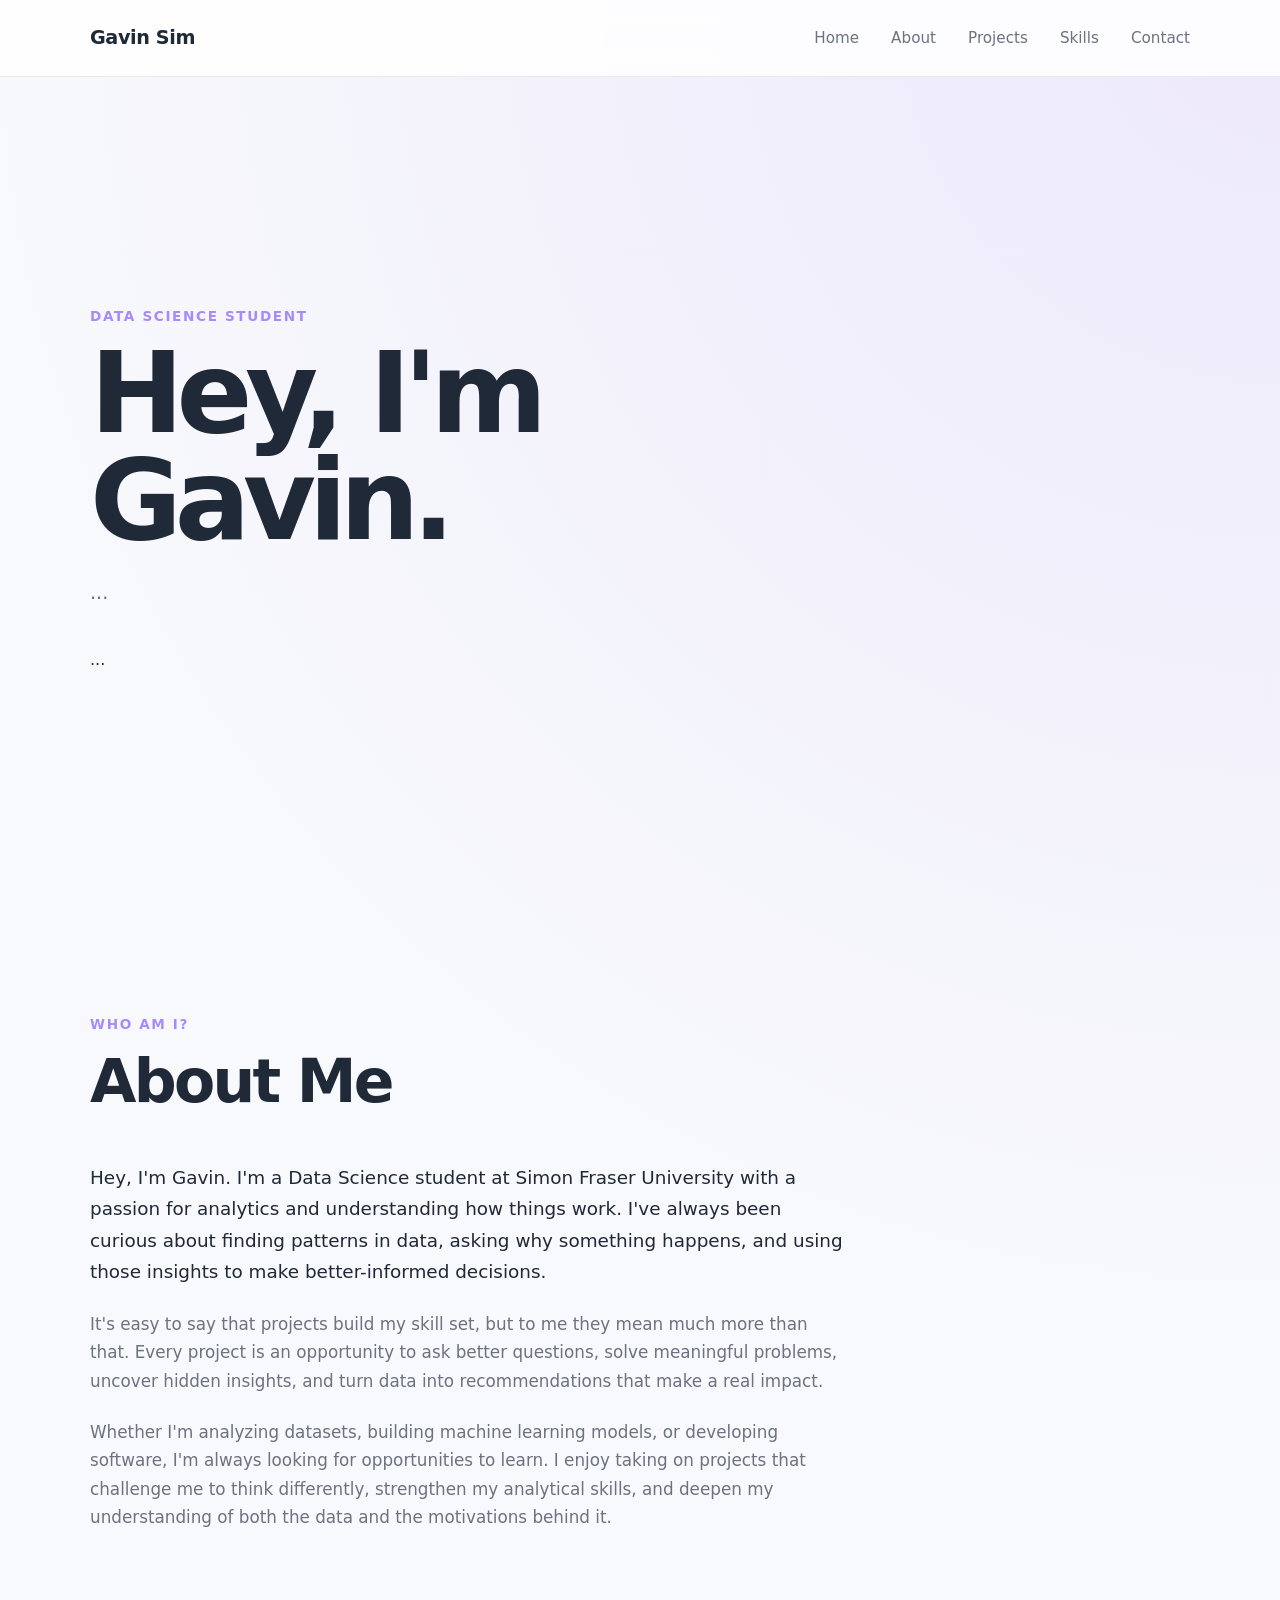
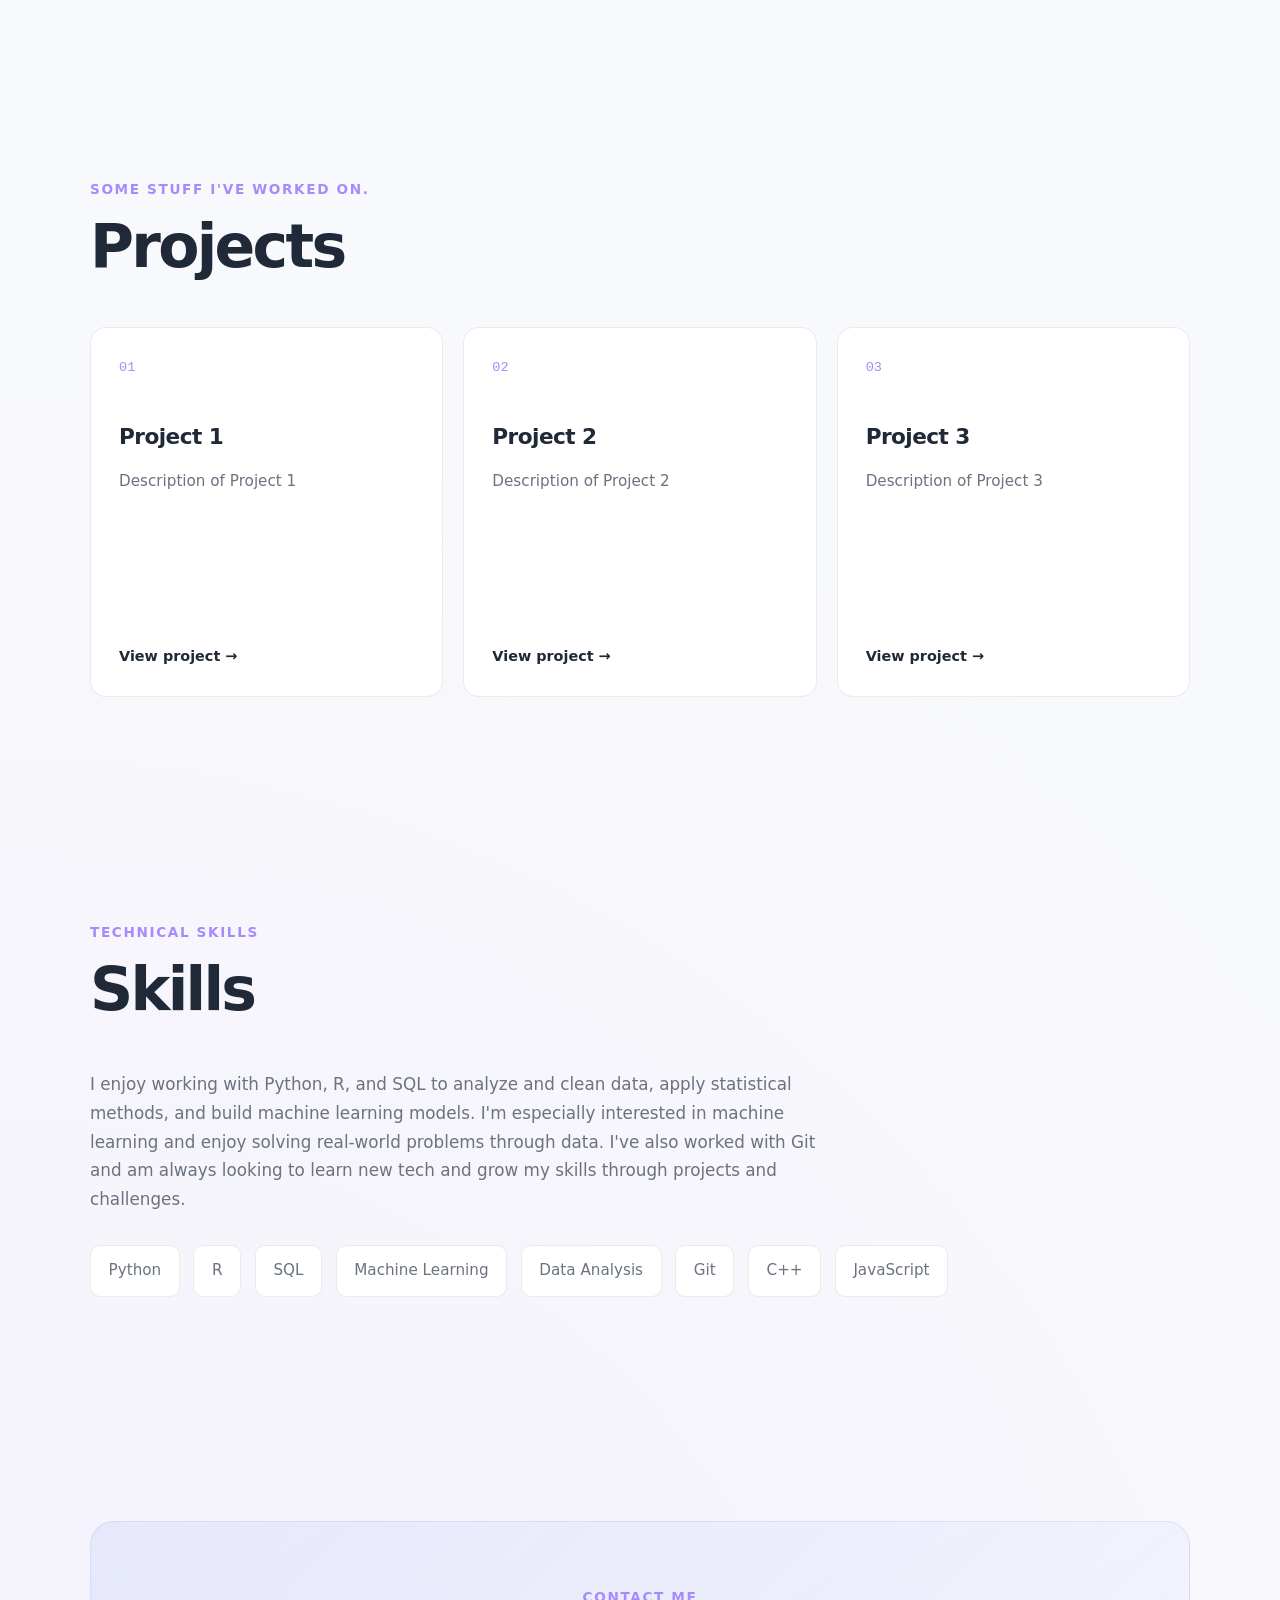
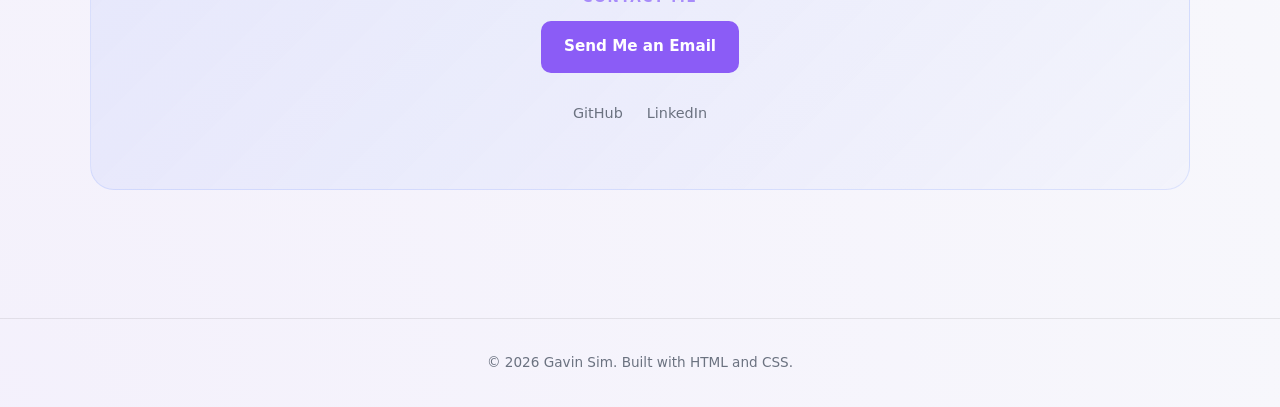
<file: index.html>
<!DOCTYPE html>
<html lang="en">
<head>
    <meta charset="UTF-8">
    <meta name="viewport" content="width=device-width, initial-scale=1.0">

    <title>Gavin Sim | Portfolio</title>

    <link rel="stylesheet" href="style.css">
</head>

<body>

    <header>
        <nav class="navbar">
            <a href="#intro" class="logo">Gavin Sim</a>

            <ul class="nav-links">
                <li><a href="#intro">Home</a></li>
                <li><a href="#about">About</a></li>
                <li><a href="#projects">Projects</a></li>
                <li><a href="#skills">Skills</a></li>
                <li><a href="#contact">Contact</a></li>
            </ul>
        </nav>
    </header>

    <main>

        <section id="intro" class="intro">
            <div class="intro-content">
                <p class="intro-label">Data Science Student</p>

                <h1>Hey, I'm Gavin.</h1>

                <p class="intro-description">
                    ...
                </p>

                <div class="intro-buttons">
                    ...
                </div>
            </div>
        </section>

        <section id="about" class="section">
            <div class="section-heading">
                <p class="section-label">Who am I?</p>
                <h2>About Me</h2>
            </div>

            <div class="about-content">
                <p>
                    Hey, I'm Gavin. I'm a Data Science student at Simon Fraser
                    University with a passion for analytics and understanding how
                    things work. I've always been curious about finding patterns in
                    data, asking why something happens, and using those insights to
                    make better-informed decisions.
                </p>

                <p>
                    It's easy to say that projects build my skill set, but to me they
                    mean much more than that. Every project is an opportunity to ask
                    better questions, solve meaningful problems, uncover hidden
                    insights, and turn data into recommendations that make a real
                    impact.
                </p>

                <p>
                    Whether I'm analyzing datasets, building machine learning models,
                    or developing software, I'm always looking for opportunities to
                    learn. I enjoy taking on projects that challenge me to think
                    differently, strengthen my analytical skills, and deepen my
                    understanding of both the data and the motivations behind it.
                </p>

            </div>
        </section>

        <section id="projects" class="section">
            <div class="section-heading">
                <p class="section-label">Some stuff I've worked on.</p>
                <h2>Projects</h2>
            </div>

            <div class="project-grid">

                <a href="project-1.html" class="project-card">
                    <div class="project-number">01</div>
                    <h3>Project 1</h3>
                    <p>Description of Project 1</p>
                    <span class="project-link">View project →</span>
                </a>

                <a href="project-2.html" class="project-card">
                    <div class="project-number">02</div>
                    <h3>Project 2</h3>
                    <p>Description of Project 2</p>
                    <span class="project-link">View project →</span>
                </a>

                <a href="project-3.html" class="project-card">
                    <div class="project-number">03</div>
                    <h3>Project 3</h3>
                    <p>Description of Project 3</p>
                    <span class="project-link">View project →</span>
                </a>

            </div>
        </section>

        <section id="skills" class="section">
            <div class="section-heading">
                <p class="section-label">Technical skills</p>
                <h2>Skills</h2>
            </div>

            <p class="skills-description">
                I enjoy working with Python, R, and SQL to analyze and clean data, apply 
                statistical methods, and build machine learning models. I'm especially
                interested in machine learning and enjoy solving real-world problems through
                data. I've also worked with Git and am always looking to learn new tech and 
                grow my skills through projects and challenges.
            </p>

            <ul class="skills-list">
                <li>Python</li>
                <li>R</li>
                <li>SQL</li>
                <li>Machine Learning</li>
                <li>Data Analysis</li>
                <li>Git</li>
                <li>C++</li>
                <li>JavaScript</li>
            </ul>
        </section>

        <section id="contact" class="section contact-section">
            <div class="contact-content">
                <p class="section-label">Contact Me</p>

                <a href="mailto:gavinzsschool@gmail.com" class="button primary-button">
                    Send Me an Email
                </a>

                <div class="social-links">
                    <a href="#">GitHub</a>
                    <a href="#">LinkedIn</a>
                </div>
            </div>
        </section>

    </main>

    <footer>
        <p>&copy; 2026 Gavin Sim. Built with HTML and CSS.</p>
    </footer>

</body>
</html>
</file>
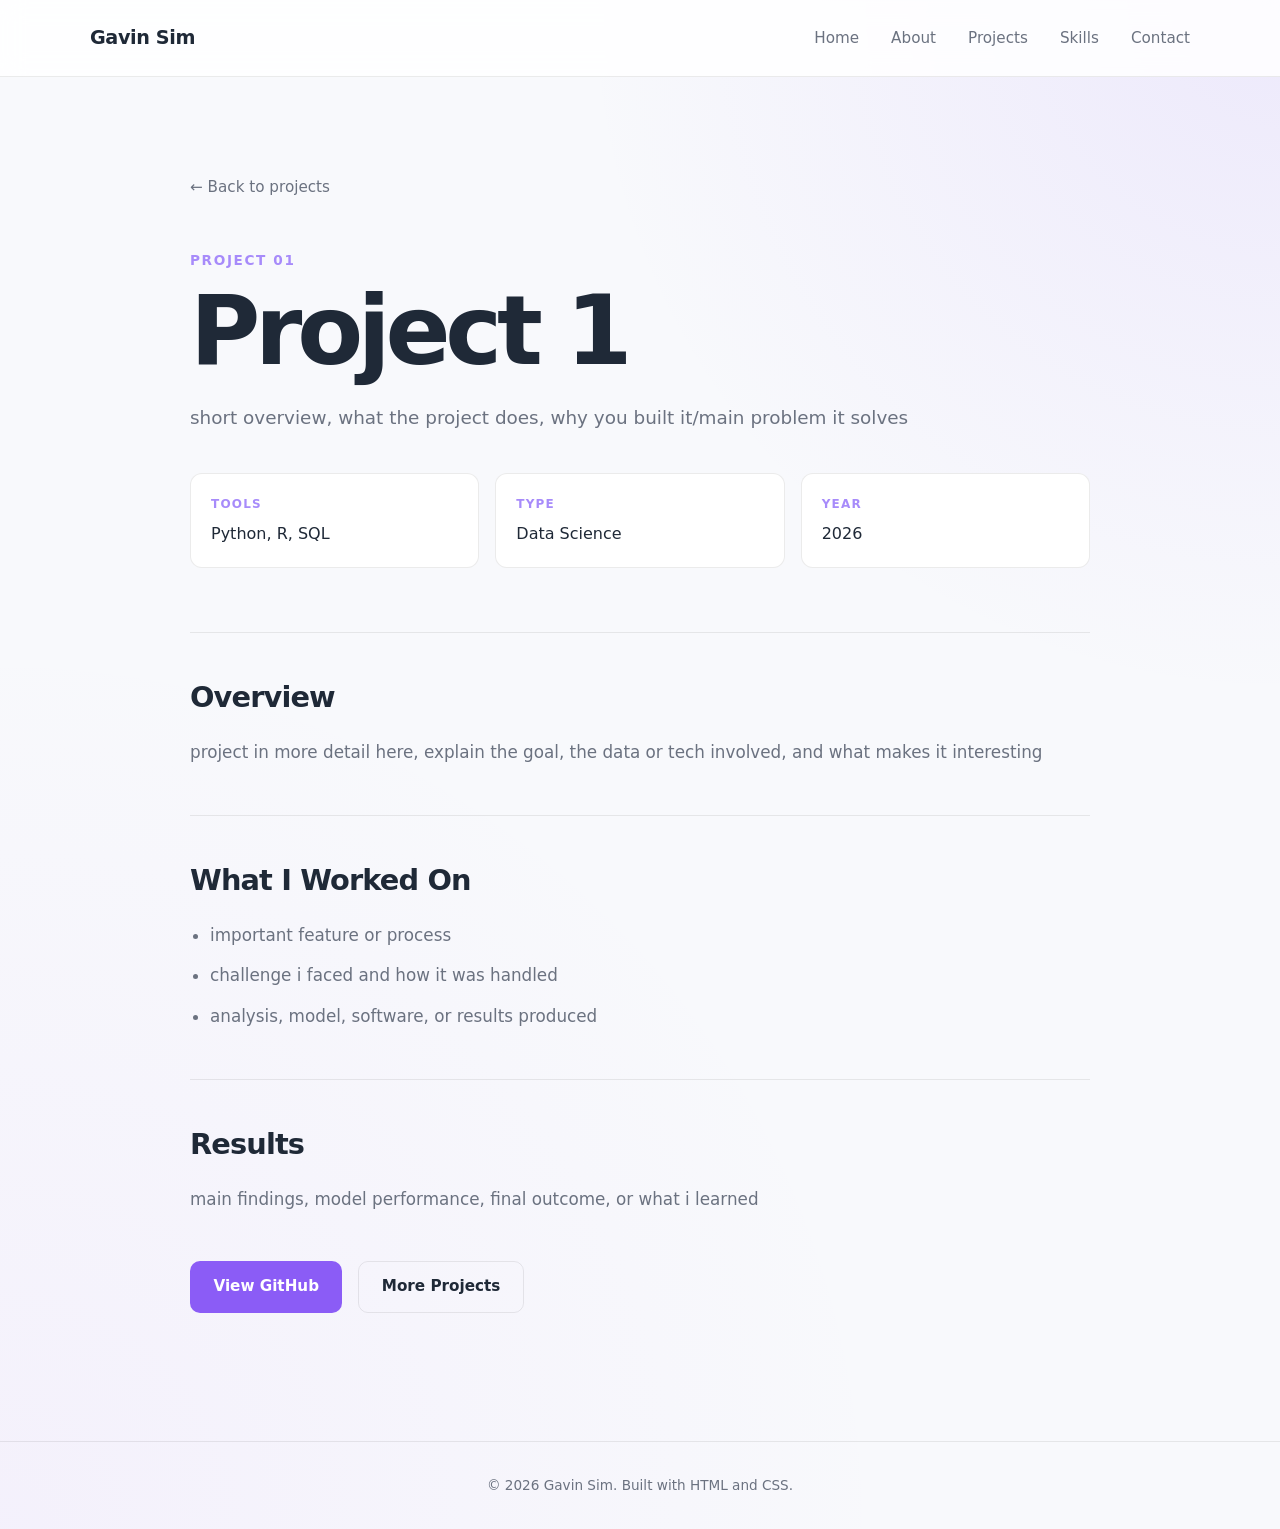
<file: project-1.html>
<!DOCTYPE html>
<html lang="en">

<head>
    <meta charset="UTF-8">
    <meta name="viewport" content="width=device-width, initial-scale=1.0">
    <title>Project 1 | Gavin Sim</title>
    <link rel="stylesheet" href="style.css">
</head>

<body>

    <header>
        <nav class="navbar">
            <a href="index.html" class="logo">Gavin Sim</a>
            <ul class="nav-links">
                <li><a href="index.html">Home</a></li>
                <li><a href="index.html#about">About</a></li>
                <li><a href="index.html#projects">Projects</a></li>
                <li><a href="index.html#skills">Skills</a></li>
                <li><a href="index.html#contact">Contact</a></li>
            </ul>
        </nav>
    </header>

    <main class="project-page">
        <a href="index.html#projects" class="back-link">← Back to projects</a>

        <section class="project-hero">
            <p class="section-label">Project 01</p>
            <h1>Project 1</h1>

            <p class="project-summary">
                short overview, what the project does, why you built it/main problem it solves
            </p>

            <div class="project-meta">

                <div class="meta-item">
                    <span class="meta-label">Tools</span>
                    Python, R, SQL
                </div>

                <div class="meta-item">
                    <span class="meta-label">Type</span>
                    Data Science
                </div>

                <div class="meta-item">
                    <span class="meta-label">Year</span>
                    2026
                </div>

            </div>

        </section>

        <div class="project-content">

            <section>
                <h2>Overview</h2>
                <p>
                    project in more detail here, explain the goal, the data
                    or tech involved, and what makes it interesting
                </p>
            </section>

            <section>
                <h2>What I Worked On</h2>
                <ul>
                    <li>important feature or process</li>
                    <li>challenge i faced and how it was handled</li>
                    <li>analysis, model, software, or results produced</li>
                </ul>
            </section>

            <section>
                <h2>Results</h2>
                <p>
                    main findings, model performance, final outcome, or what i learned
                </p>
            </section>

        </div>

        <div class="project-actions">
            <a href="#" class="button primary-button">View GitHub</a>
            <a href="index.html#projects" class="button secondary-button">More Projects</a>
        </div>

    </main>

    <footer>
        <p>&copy; 2026 Gavin Sim. Built with HTML and CSS.</p>
    </footer>

</body>

</html>
</file>
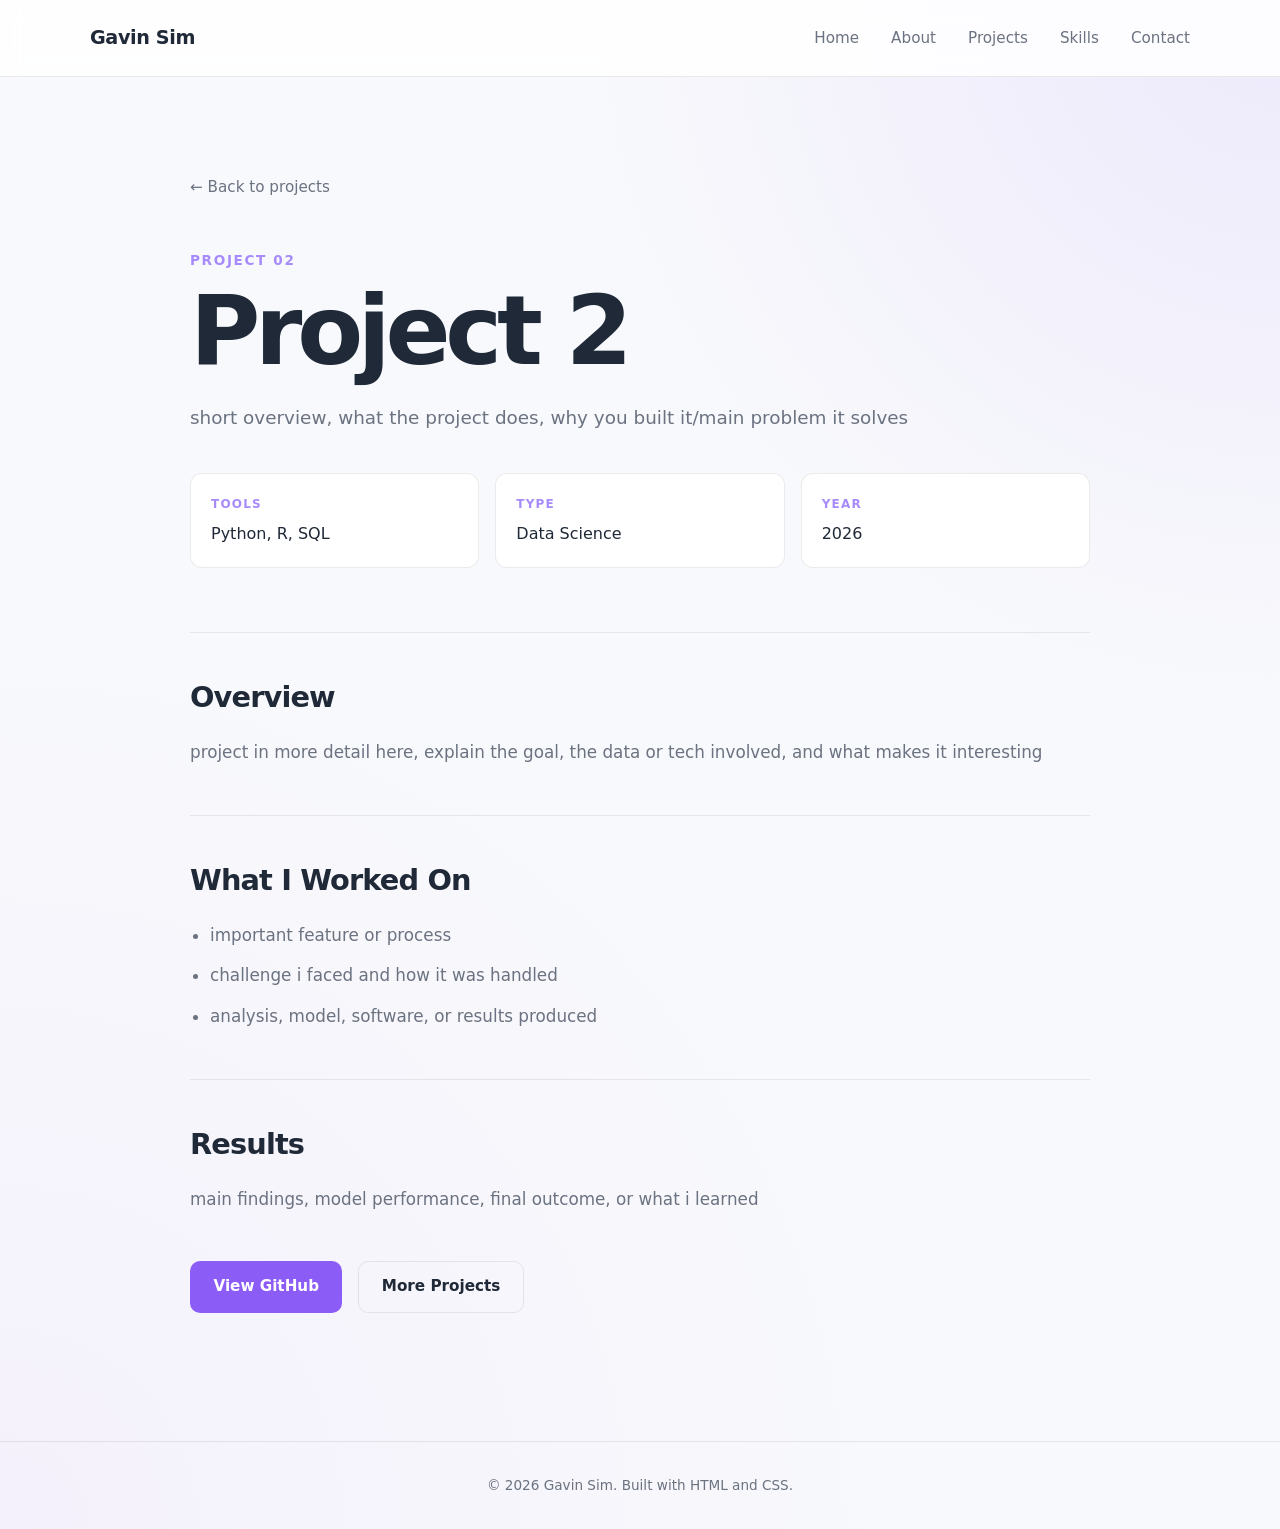
<file: project-2.html>
<!DOCTYPE html>
<html lang="en">

<head>
    <meta charset="UTF-8">
    <meta name="viewport" content="width=device-width, initial-scale=1.0">
    <title>Project 2 | Gavin Sim</title>
    <link rel="stylesheet" href="style.css">
</head>

<body>

    <header>
        <nav class="navbar">
            <a href="index.html" class="logo">Gavin Sim</a>
            <ul class="nav-links">
                <li><a href="index.html">Home</a></li>
                <li><a href="index.html#about">About</a></li>
                <li><a href="index.html#projects">Projects</a></li>
                <li><a href="index.html#skills">Skills</a></li>
                <li><a href="index.html#contact">Contact</a></li>
            </ul>
        </nav>
    </header>

    <main class="project-page">
        <a href="index.html#projects" class="back-link">← Back to projects</a>

        <section class="project-hero">

            <p class="section-label">Project 02</p>
            <h1>Project 2</h1>

            <p class="project-summary">
                short overview, what the project does, why you built it/main problem it solves
            </p>

            <div class="project-meta">

                <div class="meta-item">
                    <span class="meta-label">Tools</span>
                    Python, R, SQL
                </div>

                <div class="meta-item">
                    <span class="meta-label">Type</span>
                    Data Science
                </div>

                <div class="meta-item">
                    <span class="meta-label">Year</span>
                    2026
                </div>

            </div>

        </section>

        <div class="project-content">

            <section>
                <h2>Overview</h2>
                <p>
                    project in more detail here, explain the goal, the data
                    or tech involved, and what makes it interesting
                </p>
            </section>

            <section>
                <h2>What I Worked On</h2>
                <ul>
                    <li>important feature or process</li>
                    <li>challenge i faced and how it was handled</li>
                    <li>analysis, model, software, or results produced</li>
                </ul>
            </section>

            <section>
                <h2>Results</h2>
                <p>
                    main findings, model performance, final outcome, or what i learned
                </p>
            </section>
        </div>

        <div class="project-actions">
            <a href="#" class="button primary-button">View GitHub</a>
            <a href="index.html#projects" class="button secondary-button">More Projects</a>
        </div>
    </main>

    <footer>
        <p>&copy; 2026 Gavin Sim. Built with HTML and CSS.</p>
    </footer>

</body>

</html>
</file>
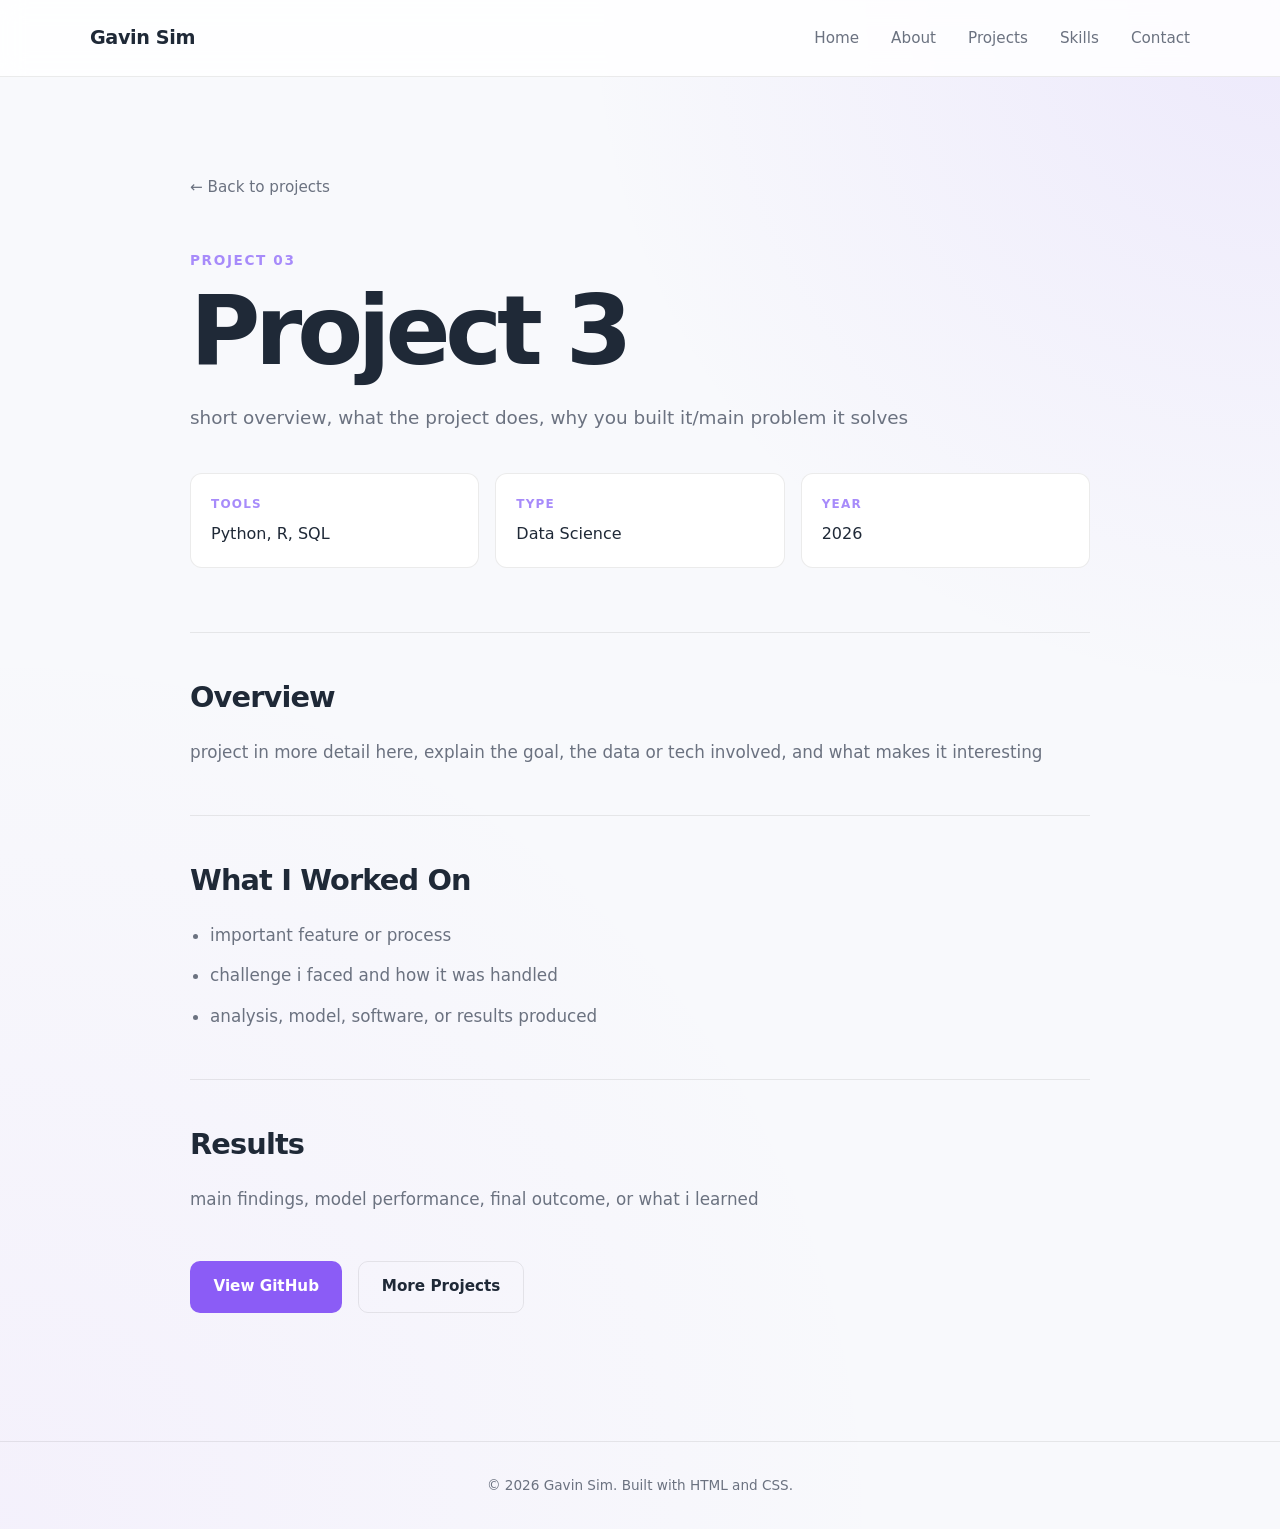
<file: project-3.html>
<!DOCTYPE html>
<html lang="en">

<head>
    <meta charset="UTF-8">
    <meta name="viewport" content="width=device-width, initial-scale=1.0">
    <title>Project 3 | Gavin Sim</title>
    <link rel="stylesheet" href="style.css">
</head>

<body>
    
    <header>
        <nav class="navbar">
            <a href="index.html" class="logo">Gavin Sim</a>
            <ul class="nav-links">
                <li><a href="index.html">Home</a></li>
                <li><a href="index.html#about">About</a></li>
                <li><a href="index.html#projects">Projects</a></li>
                <li><a href="index.html#skills">Skills</a></li>
                <li><a href="index.html#contact">Contact</a></li>
            </ul>
        </nav>
    </header>

    <main class="project-page">
        <a href="index.html#projects" class="back-link">← Back to projects</a>

        <section class="project-hero">

            <p class="section-label">Project 03</p>
            <h1>Project 3</h1>

            <p class="project-summary">
                short overview, what the project does, why you built it/main problem it solves
            </p>

            <div class="project-meta">

                <div class="meta-item">
                    <span class="meta-label">Tools</span>
                    Python, R, SQL
                </div>

                <div class="meta-item">
                    <span class="meta-label">Type</span>
                    Data Science
                </div>

                <div class="meta-item">
                    <span class="meta-label">Year</span>
                    2026
                </div>

            </div>

        </section>

        <div class="project-content">

            <section>
                <h2>Overview</h2>
                <p>
                    project in more detail here, explain the goal, the data
                    or tech involved, and what makes it interesting
                </p>
            </section>

            <section>
                <h2>What I Worked On</h2>
                <ul>
                    <li>important feature or process</li>
                    <li>challenge i faced and how it was handled</li>
                    <li>analysis, model, software, or results produced</li>
                </ul>
            </section>

            <section>
                <h2>Results</h2>
                <p>
                    main findings, model performance, final outcome, or what i learned
                </p>
            </section>

        </div>

        <div class="project-actions">
            <a href="#" class="button primary-button">View GitHub</a>
            <a href="index.html#projects" class="button secondary-button">More Projects</a>
        </div>
    </main>

    <footer>
        <p>&copy; 2026 Gavin Sim. Built with HTML and CSS.</p>
    </footer>

</body>

</html>
</file>
<file: style.css>
/* base style */

:root {
    --background: #f8f9fc;
    --background-light: #ffffff;
    --card-background: #ffffff;
    --card-hover: #f3f5fa;
    --text-primary: #1f2937;
    --text-secondary: #6b7280;
    --accent: #8b5cf6;
    --accent-light: #a78bfa;
    --border: rgba(0,0,0,.08);
    --content-width: 1100px;
    --border-radius: 16px;
}

* {box-sizing: border-box; margin: 0; padding: 0;}

html {scroll-behavior: smooth; scroll-padding-top: 90px;}

body {
    background:
        radial-gradient(circle at top right, rgba(139,92,246,.10), transparent 35%),
        radial-gradient(circle at bottom left,rgba(168,85,247,.05), transparent 45%),
        var(--background);

    color: var(--text-primary);

    font-family:
        Inter,
        system-ui,
        sans-serif;

    line-height: 1.7;
}

a {color: inherit; text-decoration: none;}

ul {list-style: none;}

/* navigation */

header {
    position: sticky;
    top: 0;
    z-index: 100;

    background: rgba(255,255,255,.85);
    backdrop-filter: blur(12px);
    border-bottom: 1px solid var(--border);
}

.navbar {
    width:
        min(90%, var(--content-width));
    height: 76px;
    margin: 0 auto;

    display: flex;
    align-items: center;
    justify-content: space-between;

}

.logo {font-size: 1.2rem; font-weight: 700; letter-spacing: -0.02em;}

.logo:hover {color: var(--accent-light);}

.nav-links {display: flex; align-items: center; gap: 2rem;}

.nav-links a {
    color: var(--text-secondary);
    font-size: 0.95rem;
    font-weight: 500;

    transition:
        color 0.2s ease,
        transform 0.2s ease;

}

.nav-links a:hover {color: var(--text-primary);}

/* intro section */

.intro {
    min-height: calc(100vh - 76px);
    width:
        min(90%, var(--content-width));
    margin: 0 auto;

    display: flex;
    align-items: center;

}

.intro-content {max-width: 790px; padding: 7rem 0;}

.intro-label,

.section-label {
    margin-bottom: 0.75rem;

    color: var(--accent-light);
    font-size: 0.85rem;
    font-weight: 700;
    letter-spacing: 0.12em;

    text-transform: uppercase;

}

.intro h1 {
    margin-bottom: 1.5rem;

    font-size:
        clamp(3.4rem, 9vw, 7rem);
    line-height: 0.95;
    letter-spacing: -0.065em;

}

.intro-description {
    max-width: 680px;

    margin-bottom: 2.25rem;

    color: var(--text-secondary);
    font-size:
        clamp(1.05rem, 2vw, 1.2rem);

}

.intro-buttons {display: flex; flex-wrap: wrap; gap: 1rem;}

/* button nav */

.button {
    display: inline-flex;
    align-items: center;
    justify-content: center;

    min-height: 48px;
    padding: 0.75rem 1.4rem;

    border: 1px solid transparent;
    border-radius: 10px;

    font-size: 0.95rem;
    font-weight: 650;

    transition:
        transform 0.2s ease,
        background-color 0.2s ease,
        border-color 0.2s ease;

}

.button:hover {transform: translateY(-2px);}

.primary-button {background: var(--accent); color: white;}

.primary-button:hover {background: var(--accent-light);}

.secondary-button {background-color: transparent; border-color: var(--border); color: var(--text-primary);}

.secondary-button:hover {background-color: rgba(255, 255, 255, 0.06); border-color: rgba(255, 255, 255, 0.2);}

/* section style */

.section {
    width:
        min(90%, var(--content-width));
    margin: 0 auto;
    padding: 7rem 0;
    
}

.section-heading {margin-bottom: 3rem;}

.section-heading h2,

.contact-content h2 {
    font-size:
        clamp(2.25rem, 5vw, 3.75rem);
    line-height: 1.1;
    letter-spacing: -0.045em;

}

/* about */

.about-content {max-width: 760px;}

.about-content p {margin-bottom: 1.4rem; color: var(--text-secondary); font-size: 1.05rem;}

.about-content p:first-child {color: var(--text-primary); font-size: 1.15rem;}

/* project */

.project-grid {display: grid; grid-template-columns: repeat(3, 1fr); gap: 1.25rem;}

.project-card {
    min-height: 370px;
    padding: 1.75rem;
    display: flex;
    flex-direction: column;
    background-color: var(--card-background);
    border: 1px solid var(--border);
    border-radius: var(--border-radius);
    transition:
        transform 0.25s ease,
        background-color 0.25s ease,
        border-color 0.25s ease;

}

.project-card:hover {transform: translateY(-6px); background-color: var(--card-hover); border-color: rgba(124, 156, 255, 0.35);}

.project-number {
    margin-bottom: 2.5rem;
    color: var(--accent-light);
    font-family: monospace;
    font-size: 0.85rem;

}

.project-card h3 {margin-bottom: 0.8rem; font-size: 1.35rem; letter-spacing: -0.025em;}

.project-card > p {margin-bottom: 1.5rem; color: var(--text-secondary); font-size: 0.95rem;}

.project-tags {
    display: flex;
    flex-wrap: wrap;
    gap: 0.5rem;
    margin-bottom: 1.75rem;

}

.project-tags span {
    padding: 0.35rem 0.65rem;
    background-color: rgba(124, 156, 255, 0.1);
    border: 1px solid rgba(124, 156, 255, 0.2);
    border-radius: 100px;
    color: var(--accent-light);
    font-size: 0.75rem;

}

.project-link {
    margin-top: auto;
    color: var(--text-primary);
    font-size: 0.9rem;
    font-weight: 650;

}

.project-link:hover {color: var(--accent-light);}

/* skills */

.skills-description {
    max-width: 760px;
    margin-bottom: 2rem;
    color: var(--text-secondary);
    font-size: 1.05rem;
    
}

.skills-list {display: flex; flex-wrap: wrap; gap: 0.85rem;}

.skills-list li {
    padding: 0.75rem 1.1rem;
    background-color: var(--card-background);
    border: 1px solid var(--border);
    border-radius: 10px;
    color: var(--text-secondary);
    font-size: 0.95rem;
    transition:
        transform 0.2s ease,
        color 0.2s ease,
        border-color 0.2s ease;

}

.skills-list li:hover {transform: translateY(-3px); border-color: rgba(124, 156, 255, 0.4); color: var(--text-primary);}

/* contact */

.contact-section {padding-bottom: 8rem;}

.contact-content {
    padding: 4rem;
    background:
        linear-gradient(
            135deg,
            rgba(124, 156, 255, 0.12),
            rgba(124, 156, 255, 0.03)
        );

    border: 1px solid rgba(124, 156, 255, 0.2);
    border-radius: 24px;
    text-align: center;

}

.contact-content h2 {max-width: 720px; margin: 0 auto 1.25rem;}

.contact-content > p:not(.section-label) {max-width: 580px; margin: 0 auto 2rem; color: var(--text-secondary);}

.social-links {
    margin-top: 1.75rem;
    display: flex;
    justify-content: center;
    gap: 1.5rem;

}

.social-links a {color: var(--text-secondary); font-size: 0.9rem;}

.social-links a:hover {color: var(--accent-light);}

/* footer */

footer {
    padding: 2rem;

    border-top: 1px solid var(--border);

    color: var(--text-secondary);

    font-size: 0.85rem;

    text-align: center;

}

/* responsive aspects */

@media (max-width: 850px) {.project-grid {grid-template-columns: 1fr;}
    .project-card {min-height: 320px;}

}

@media (max-width: 650px) {.navbar {height: auto; padding: 1.1rem 0; align-items: flex-start; gap: 1rem;}
    .nav-links {justify-content: flex-end; flex-wrap: wrap; gap: 0.6rem 1rem;}

    .nav-links a {font-size: 0.8rem;}

    .intro {min-height: 80vh;}

    .intro-content {padding: 5rem 0;}

    .intro h1 {font-size: 3.6rem;}

    .section {padding: 5rem 0;}

    .contact-content {padding: 3rem 1.5rem;}

}

@media (max-width: 430px) {.navbar {flex-direction: column;}
    .nav-links {justify-content: flex-start;}

    .intro-buttons {flex-direction: column;}

    .button {width: 100%;}

}






/* individual project pages */

.project-page {width: min(90%, 900px); margin: 0 auto; padding: 6rem 0 8rem;}

.back-link {
    display: inline-block;
    margin-bottom: 3rem;
    color: var(--text-secondary);
    font-size: 0.95rem;
}

.back-link:hover {color: var(--accent-light);}

.project-hero {margin-bottom: 4rem;}

.project-hero h1 {
    max-width: 800px;
    margin-bottom: 1.5rem;
    font-size: clamp(3rem, 8vw, 6rem);
    line-height: 0.98;
    letter-spacing: -0.055em;
}

.project-summary {max-width: 720px; color: var(--text-secondary); font-size: 1.15rem;}

.project-meta {
    display: grid;
    grid-template-columns: repeat(3, 1fr);
    gap: 1rem;
    margin-top: 2.5rem;
}

.meta-item {
    padding: 1.25rem;
    background-color: var(--card-background);
    border: 1px solid var(--border);
    border-radius: 12px;
}

.meta-label {
    display: block;
    margin-bottom: 0.35rem;
    color: var(--accent-light);
    font-size: 0.75rem;
    font-weight: 700;
    letter-spacing: 0.1em;
    text-transform: uppercase;
}

.project-content {display: grid; gap: 3rem;}

.project-content section {
    padding-top: 2.5rem;
    border-top: 1px solid var(--border);
}

.project-content h2 {margin-bottom: 1rem; font-size: 1.8rem; letter-spacing: -0.03em;}

.project-content p,
.project-content li {color: var(--text-secondary); font-size: 1.05rem;}

.project-content ul {display: grid; gap: 0.75rem; padding-left: 1.25rem; list-style: disc;}

.project-actions {display: flex; flex-wrap: wrap; gap: 1rem; margin-top: 3rem;}

@media (max-width: 650px) {
    .project-page {padding: 4rem 0 6rem;}
    .project-meta {grid-template-columns: 1fr;}
}
</file>
